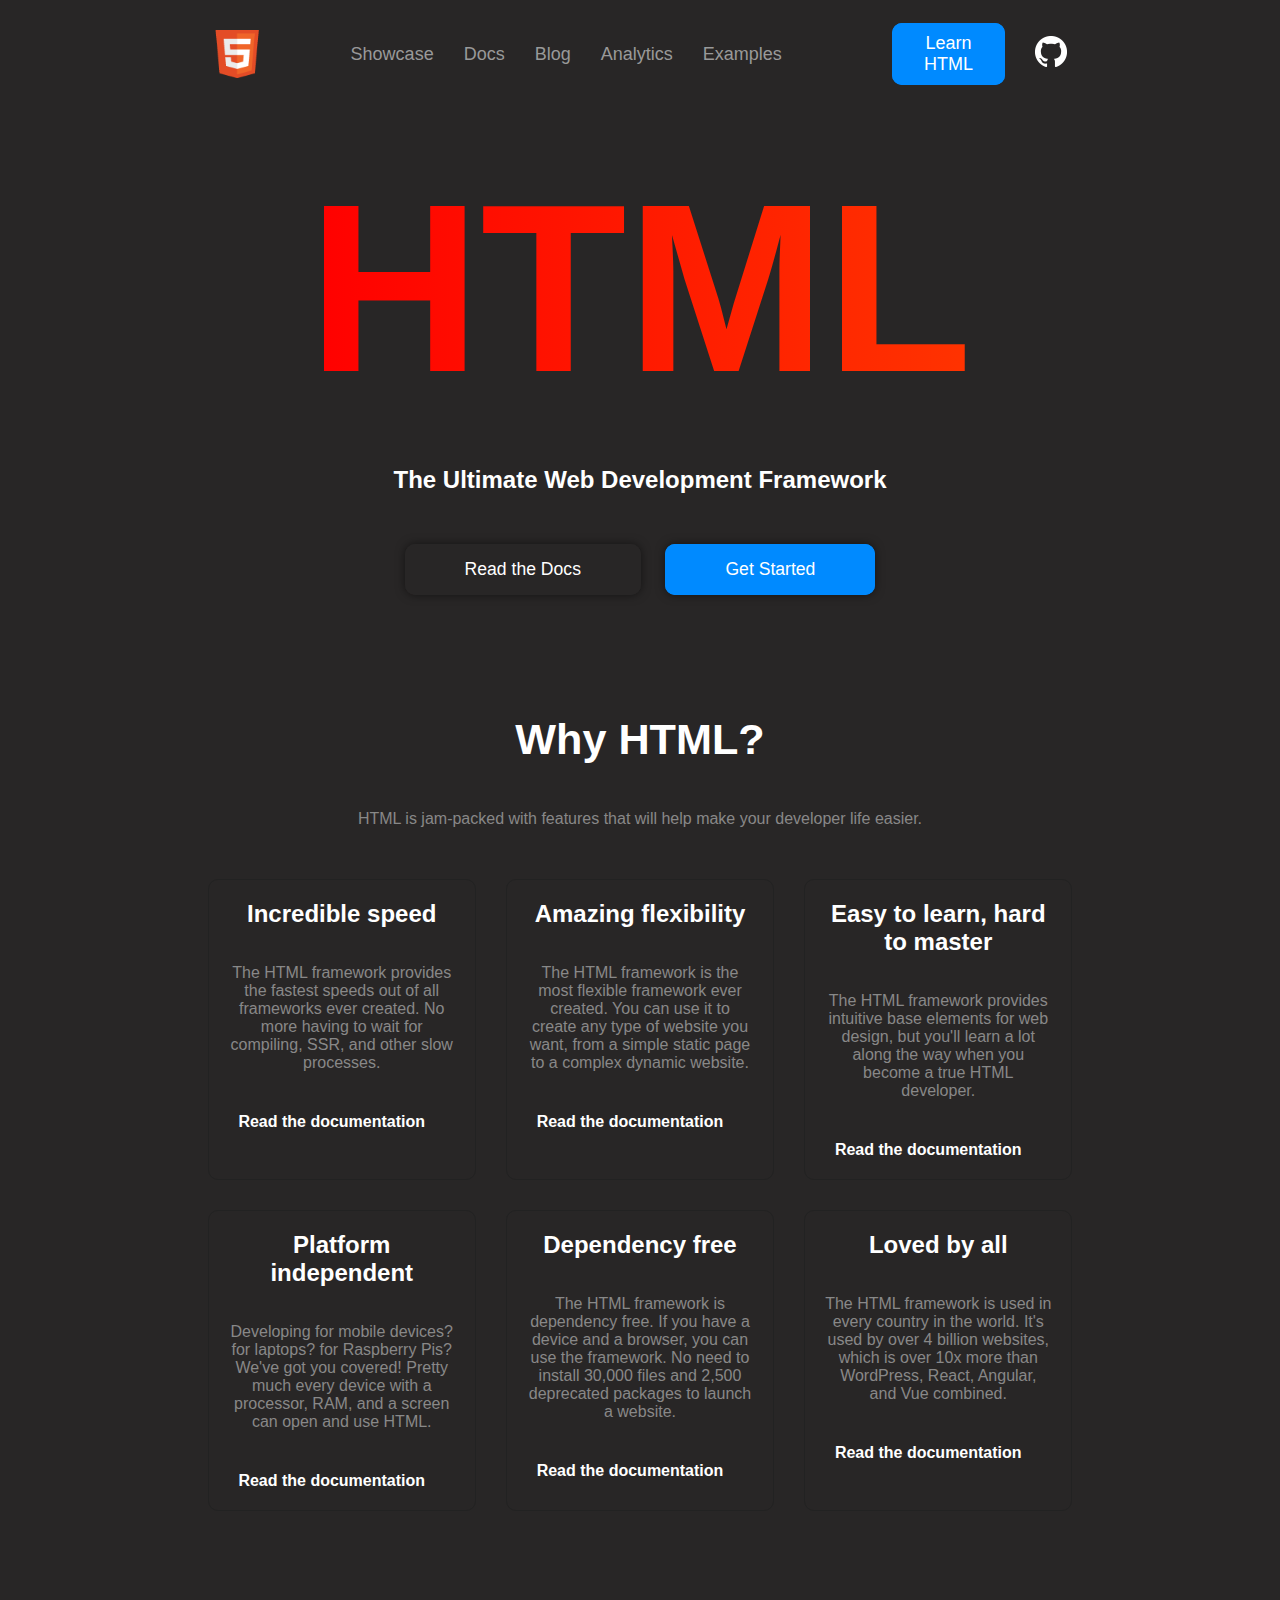
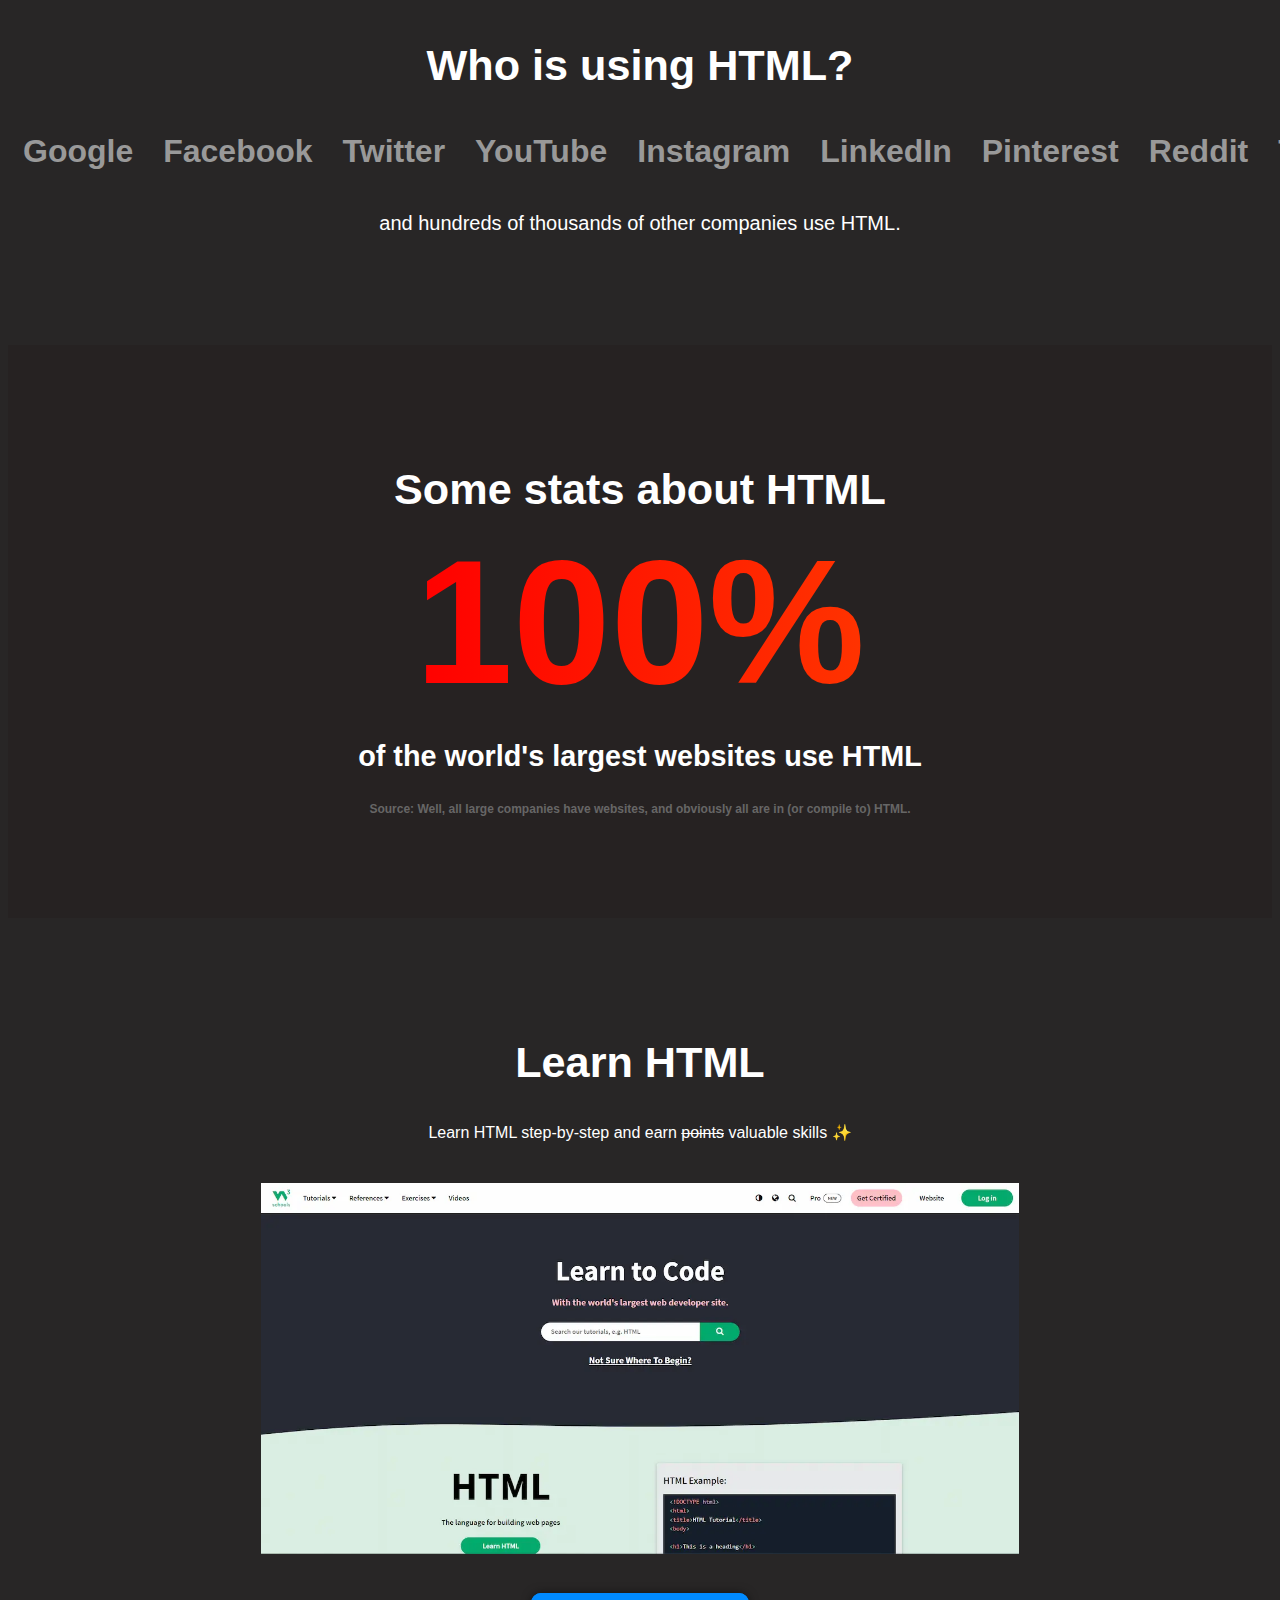
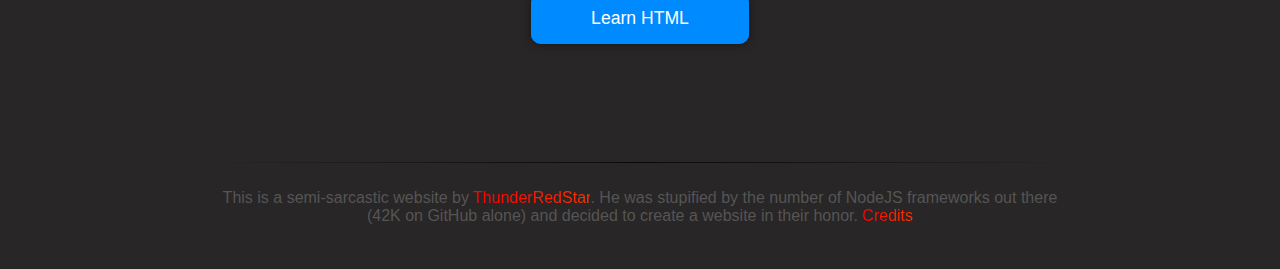
<file: index.html>
<!DOCTYPE html>
<html lang="en">
<head>
    <meta charset="utf-8">
    <meta name="viewport" content="width=device-width, initial-scale=1.0">
    <meta name="description" content="The home page of the HTML Framework">
    <meta name="author" content="ThunderRedStar">
    <link rel="shortcut icon" href="img/html5/html5-badge.png">
    <meta name="theme-color" content="#FF8800">
    <meta name="og:title" content="HTML – The Ultimate Web Framework">
    <meta name="og:description" content="The home page of the HTML Framework">
    <meta name="og:image" content="img/html5/html5-badge.png">
    <meta name="og:url" content="https://thunder-red-star.github.io/html-framework">
    <meta name="og:type" content="website">
    <meta name="twitter:card" content="summary_large_image">
    <meta name="twitter:site" content="@Thunder_RedStar">
    <meta name="twitter:creator" content="@Thunder_RedStar">
    <meta name="twitter:title" content="HTML – The Ultimate Web Framework">
    <meta name="twitter:description" content="The home page of the HTML Framework">
    <meta name="twitter:image" content="img/html5/html5-badge.png">
    <title>HTML – The Ultimate Web Framework</title>
    <link rel="stylesheet" href="css/inter.css">
    <link rel="stylesheet" href="css/main.css">
    <link rel="stylesheet" href="css/navbar.css">
    <link rel="stylesheet" href="css/scrollbar.css">
    <link rel="stylesheet" href="css/glow.css" defer>
    <link rel="stylesheet" href="css/cards.css" defer>
    <link rel="stylesheet" href="css/footer.css" defer>
    <link rel="stylesheet" href="css/stats.css" defer>
    <link rel="stylesheet" href="css/marquee.css" defer>
    <link rel="stylesheet" href="css/buttons.css" defer>
    <link rel="stylesheet" href="css/learn.css" defer>
</head>
<body class="root">
<div class="navbar">
    <div class="navbar-container">
        <div class="navbar-nav">
            <ul class="nav-list">
                <li class="navbar-brand">
                    <a href="index.html">
                        <img src="img/html5/html5-badge.png" class="navbar-img" alt="HTML5 Badge">
                    </a>
                </li>
                <li><a href="https://gloutir.com/">Showcase</a></li>
                <li><a href="https://html.spec.whatwg.org/">Docs</a></li>
                <li><a href="https://blog.whatwg.org/">Blog</a></li>
                <li><a href="https://cambridgeanalytica.org/">Analytics</a></li>
                <li><a href="https://www.w3schools.com/html/html_examples.asp">Examples</a></li>
                <li><button class="nav-button button" id="nav-lh">
                    Learn HTML
                </button></li>
                <li><a href="https://github.com/thunder-red-star/html-framework">
                    <img src="img/ico/github.png" alt="GitHub" class="github-icon">
                </a></li>
            </ul>
        </div>
    </div>
</div>
<div class="banner-container">
    <h1 class="title-banner"><span class="glow">HTML</span></h1>
    <h2>The Ultimate Web Development Framework</h2>
    <div class="initial-button-container">
        <button class="button button-secondary" id="read-the-docs">Read the Docs</button>
        <button class="button button-primary" id="get-started">Get Started</button>
    </div>
</div>
<div class="paying-for">
    <h2 class="section-header">Why HTML?</h2>
    <p class="card-content">HTML is jam-packed with features that will help make your developer life easier.</p>
    <div class="paying-for-grid">
        <div class="paying-for-card">
            <h3 class="card-header">Incredible speed</h3>
            <p class="card-content">The HTML framework provides the fastest speeds out of all frameworks ever created.
                No more having to wait for compiling, SSR, and other slow processes.</p>
            <a class="card-link" href="https://w3schools.com/html/html_intro.asp" class="card-link">Read the
                documentation</a>
        </div>
        <div class="paying-for-card">
            <h3 class="card-header">Amazing flexibility</h3>
            <p class="card-content">The HTML framework is the most flexible framework ever created. You can use it to
                create any type of website you want, from a simple static page to a complex dynamic website.</p>
            <a class="card-link" href="https://w3schools.com/html/html_intro.asp" class="card-link">Read the
                documentation</a>
        </div>
        <div class="paying-for-card">
            <h3 class="card-header">Easy to learn, hard to master</h3>
            <p class="card-content">The HTML framework provides intuitive base elements for web design, but you'll learn
                a lot along the way when you become a true HTML developer.</p>
            <a class="card-link" href="https://w3schools.com/html/html_intro.asp" class="card-link">Read the
                documentation</a>
        </div>
        <div class="paying-for-card">
            <h3 class="card-header">Platform independent</h3>
            <p class="card-content">Developing for mobile devices? for laptops? for Raspberry Pis? We've got you
                covered! Pretty much every device with a processor, RAM, and a screen can open and use HTML.</p>
            <a class="card-link" href="https://w3schools.com/html/html_intro.asp" class="card-link">Read the
                documentation</a>
        </div>
        <div class="paying-for-card">
            <h3 class="card-header">Dependency free</h3>
            <p class="card-content">The HTML framework is dependency free. If you have a device and a browser, you can
                use the framework. No need to install 30,000 files and 2,500 deprecated packages to launch a
                website.</p>
            <a class="card-link" href="https://w3schools.com/html/html_intro.asp" class="card-link">Read the
                documentation</a>
        </div>
        <div class="paying-for-card">
            <h3 class="card-header">Loved by all</h3>
            <p class="card-content">The HTML framework is used in every country in the world. It's used by over 4
                billion websites, which is over 10x more than WordPress, React, Angular, and Vue combined.</p>
            <a class="card-link" href="https://w3schools.com/html/html_intro.asp" class="card-link">Read the
                documentation</a>
        </div>
    </div>
</div>
<div class="who-is-using">
    <h3 class="section-header">Who is using HTML?</h3>
    <div class="who-is-using-list" id="marquee">
        <ul class="users-ul">
            <li><a href="https://google.com">Google</a></li>
            <li><a href="https://facebook.com">Facebook</a></li>
            <li><a href="https://twitter.com">Twitter</a></li>
            <li><a href="https://youtube.com">YouTube</a></li>
            <li><a href="https://instagram.com">Instagram</a></li>
            <li><a href="https://linkedin.com">LinkedIn</a></li>
            <li><a href="https://pinterest.com">Pinterest</a></li>
            <li><a href="https://reddit.com">Reddit</a></li>
            <li><a href="https://tumblr.com">Tumblr</a></li>
            <li><a href="https://quora.com">Quora</a></li>
            <li><a href="https://soundcloud.com">SoundCloud</a></li>
            <li><a href="https://github.com">GitHub</a></li>
            <li><a href="https://medium.com">Medium</a></li>
            <li><a href="https://codepen.com">CodePen</a></li>
            <li><a href="https://dribbble.com">Dribbble</a></li>
            <li><a href="https://dev.to">Dev.to</a></li>
            <li><a href="https://stackoverflow.com">StackOverflow</a></li>
            <li><a href="https://spotify.com">Spotify</a></li>
            <li><a href="https://apple.com">Apple</a></li>
            <li><a href="https://microsoft.com">Microsoft</a></li>
            <li><a href="https://intel.com">Intel</a></li>
            <li><a href="https://nvidia.com">NVIDIA</a></li>
            <li><a href="https://amd.com">AMD</a></li>
        </ul>
    </div>
    <p class="who-is-using-note">and hundreds of thousands of other companies use HTML.</p>
</div>
<div class="usage-fact">
    <h3 class="section-header">Some stats about HTML</h3>
    <h1 class="big-number"><span class="glow">100%</span></h1>
    <p class="big-number-text"><span id="100-percent-statistics"></span></p>
    <p class="disclaimer"><span id="100-percent-disclaimer"></span></p>
</div>
<div class="learn-html">
    <h3 class="section-header">Learn HTML</h3>
    <p class="lh-text" data-atropos-offset="5">Learn HTML step-by-step and earn <span
            style="text-decoration: line-through;">points</span> valuable skills ✨</p>
    <img src="img/ss/w3.webp" alt="w3" class="w3-ss" data-atropos-offset="5">
    <button class="button-primary button learn-button" id="learn-html" data-atropos-offset="5">Learn HTML</button>
</div>
<footer class="footer">
    <hr>
    <p class="message">This is a semi-sarcastic website by <a href="https://www.thdr.dev">ThunderRedStar</a>. He was
        stupified by the number of NodeJS frameworks out there (42K on GitHub alone) and decided to create a website in
        their honor. <a href="credits.html">Credits</a></p>
</footer>
<script src="js/100-percent-statistics.js"></script>
<script src="js/button-goto.js"></script>
<script></script>
</body>
</html>
</file>
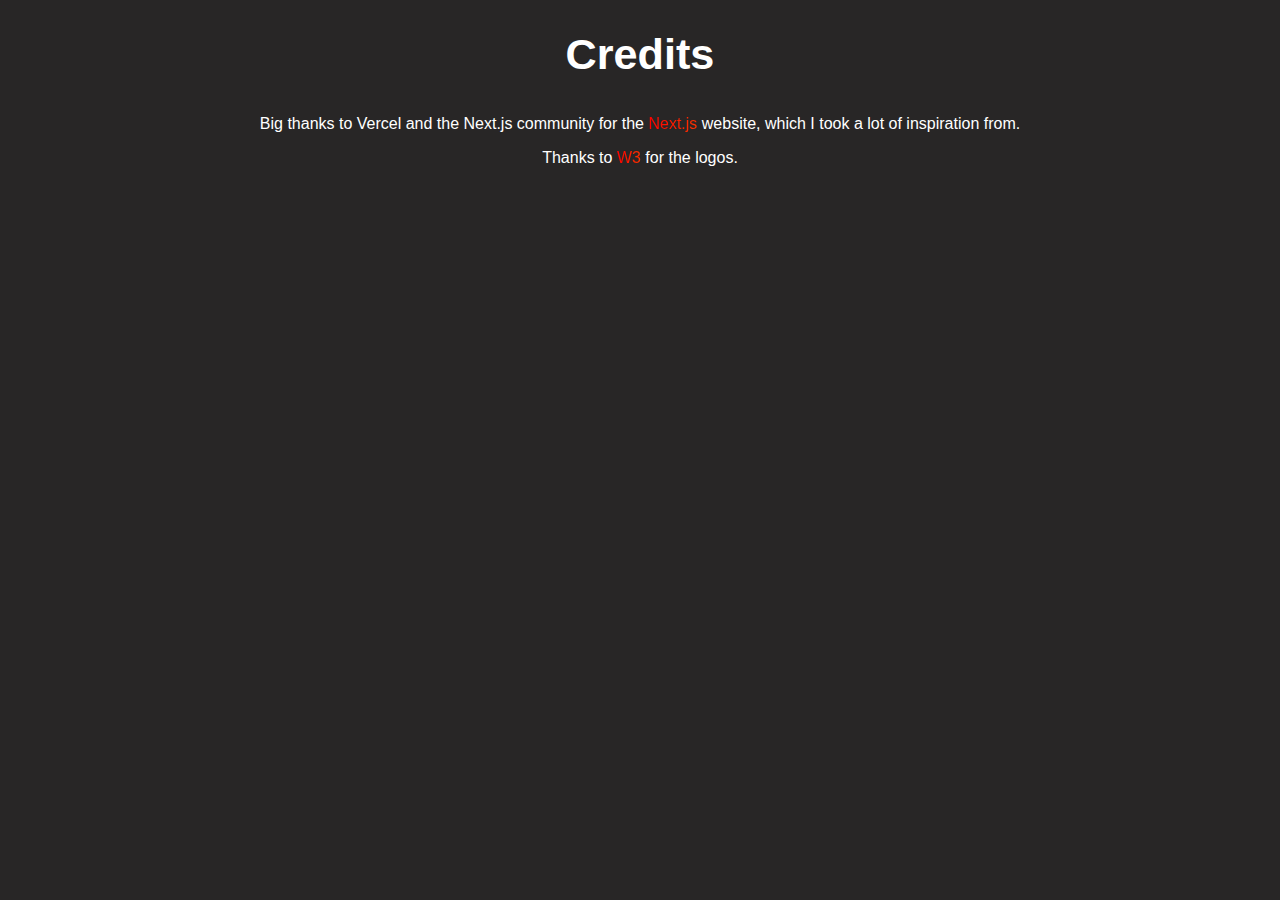
<file: credits.html>
<!DOCTYPE html>
<html lang="en">
<head>
    <meta charset="utf-8">
    <meta name="viewport" content="width=device-width, initial-scale=1.0">
    <meta name="description" content="HTML Framework Credits">
    <meta name="author" content="ThunderRedStar">
    <link rel="shortcut icon" href="img/html5/html5-badge.png">
    <meta name="theme-color" content="#FF8800">
    <meta name="og:title" content="HTML – The Ultimate Web Framework">
    <meta name="og:description" content="HTML Framework Credits">
    <meta name="og:image" content="https://thunder-red-star.github.io/img/html5/html5-badge.png">
    <meta name="og:url" content="https://thunder-red-star.github.io/html-framework">
    <meta name="og:type" content="website">
    <meta name="twitter:card" content="summary_large_image">
    <meta name="twitter:site" content="@Thunder_RedStar">
    <meta name="twitter:creator" content="@Thunder_RedStar">
    <meta name="twitter:title" content="HTML – The Ultimate Web Framework">
    <meta name="twitter:description" content="HTML Framework Credits">
    <meta name="twitter:image" content="img/html5/html5-badge.png">
    <title>Credits</title>
    <link rel="stylesheet" href="css/inter.css">
    <link rel="stylesheet" href="css/main.css">
    <link rel="stylesheet" href="css/navbar.css">
    <link rel="stylesheet" href="css/scrollbar.css">
    <link rel="stylesheet" href="css/glow.css" defer>
    <link rel="stylesheet" href="css/cards.css" defer>
    <link rel="stylesheet" href="css/footer.css" defer>
    <link rel="stylesheet" href="css/stats.css" defer>
    <link rel="stylesheet" href="css/marquee.css" defer>
    <link rel="stylesheet" href="css/buttons.css" defer>
    <link rel="stylesheet" href="css/learn.css" defer>
    <link rel="stylesheet" href="css/credits.css" defer>
</head>
<body class="root">
<h1 class="section-header">Credits</h1>
<p class="lh-text">Big thanks to Vercel and the Next.js community for the <a href="https://nextjs.org">Next.js</a> website, which I took a lot of inspiration from.</p>
<p class="lh-text">Thanks to <a href="https://www.w3.org/">W3</a> for the logos.</p>
</body>
</html>
</file>
<file: css/inter.css>
@font-face {
  font-family: 'Inter';
  font-style: normal;
  src('font/Inter.ttf') format('truetype');
}
</file>
<file: css/main.css>
.root {
  font-family: 'Inter', sans-serif;
  background-color: #282626;
  box-sizing:border-box;
  overflow-x: hidden;
  overflow-y: scroll;
  align-items: center;
  justify-content: center;
  text-align: center;
}

.title-banner {
  padding: 20px;
  text-align: center;
  font-family: 'Inter', "Helvetica Neue", Helvetica, Arial, sans-serif;
  font-weight: 900;
  font-size: calc(60px + 14vw);
  min-font-size: 50px;
  margin: 10px 0 10px 0;
}

.banner-container {
  align-items: center;
  text-align: center;
  align-content: center;
  color: #fff;
  padding: 20px;
  margin-bottom: 50px;
}

.section-header {
  padding: 20px;
  text-align: center;
  font-family: 'Inter', "Helvetica Neue", Helvetica, Arial, sans-serif;
  font-weight: 900;
  color: #fff;
  font-size: calc(24px + 1.5vw);
  margin: 10px 0 0px 0;
  min-font-size: 24px;
}

.initial-button-container {
  align-items: center;
  padding: 20px;
  text-align: center;
  align-content: center;
  color: #fff;
}

.usage-fact {
  padding: 10vh;
  text-align: center;
  font-family: 'Inter', "Helvetica Neue", Helvetica, Arial, sans-serif;
  font-weight: 900;
  color: #fff;
}

hr {
  border: 0;
  height: 1px;
  background-image: linear-gradient(to right, rgba(0, 0, 0, 0), rgba(0, 0, 0, 0.75), rgba(0, 0, 0, 0));
}
</file>
<file: css/navbar.css>
.navbar {
  background-color: #282626;
  overflow: hidden;
  position: sticky;
  top: 0;
  width: 100%;
  z-index: 1;
  text-align: center;
  align-items: center;
}

.navbar-container {
  min-width: 500px;
  width: 70%;
  margin: 0 auto;
}

.navbar-nav {

}

.navbar-brand {
  float: left;
  padding: 15px 15px;
  font-size: 20px;
  line-height: 20px;
  height: 48px;
  margin-right: 50px;
}

.navbar-img {
  width: 48px;
  height: 48px;
  margin-right: 10px;
}

.nav-list {
  display: flex;
  list-style-type:none;
  width:100%;
  flex-direction: row;
  align-items: center;
  justify-content: space-between;
  padding-left: 0;
  padding-right: 0;
  margin: 0;
}

.nav-list li {
  display: inline-block;
  padding: 15px 15px;
  font-size: 18px;
  line-height: 20px;
}

.nav-list li a {
  text-decoration: none;
  color: #999;
}

.nav-list li a:hover {
  background: linear-gradient(to right, #ff0000, #ffff00, #ff0000);
  -webkit-background-clip: text !important;
  transition: all 0.25s ease-in-out;
  color: transparent;
  width: calc(100% - 20px);
  animation: glowing 100s linear infinite;
  background-size: 1000%
}

.nav-button {
  float: right;
  padding: 10px 20px;
  margin-left: 80px;
  background-color: #008aff;
  color: #fff;
  border-radius: 5px;
  border: none;
  font-size: 18px;
  font-family: 'Inter', "Helvetica Neue", Helvetica, Arial, sans-serif !important;
}

.nav-button:after {
  background-color: #008aff;
}

.github-icon {
  width: 32px;
  height: 32px;
  padding-left: 0;
}
</file>
<file: css/scrollbar.css>
.root::-webkit-scrollbar {
  width: 5px;
  background: #888888;
}

.root::-webkit-scrollbar-thumb {
    border-radius: 5px;
    background-color: #ff8800;
    transition: all 0.25s ease-in-out;
    width: calc(100% - 20px);
    animation: glowing 5s linear infinite;
}
@keyframes glowing {
    0% { background-color: #ff0000; }
    100% { background-color: #ffff00; }
}
</file>
<file: css/glow.css>
.glow {
    background: linear-gradient(to right, #ff0000, #ffff00, #ff0000);
    -webkit-background-clip: text !important;
    transition: all 0.25s ease-in-out;
    color: transparent;
    width: calc(100% - 20px);
    animation: glowing 100s linear infinite;
    background-size: 1000%
}
@keyframes glowing {
    0% { background-position: 0 0; }
    100% { background-position: 1000% 0; }
}
</file>
<file: css/cards.css>
.card-header {
    color: #fff;
    font-size: 1.5em;
    font-weight: bold;
    padding: 10px;
    margin: 0;
}

.card-content {
    padding: 10px;
    padding-bottom: 25px !important;
    color: #888;
}

.card-link {
    color: #fff;
    font-weight: bold;
    padding: 10px;
    text-decoration: none;
    transition: all 0.5s ease-in-out;
    margin-bottom: 10px;
}

.card-link:after {
    content: "";
    padding: 10px;
    width: 0px !important;
    transition: all 0.5s ease-in-out;
}

.card-link:hover {
    background: linear-gradient(to right, #ff0000, #ffff00, #ff0000);
    -webkit-background-clip: text !important;
    transition: all 0.25s ease-in-out;
    color: transparent;
    width: calc(100% - 20px);
    animation: glowing 100s linear infinite;
    background-size: 1000%
}

.card-link:hover:after {
    content: "->";
    width: 100%;
}

.paying-for-card {
    background-color: #282626;
    border-color: #222222;
    border-width: 1px;
    border-style: solid;
    border-radius: 10px;
    margin: 10px;
    padding: 10px;
    transition: all 0.25s ease-in-out;
    padding-bottom: 20px;
}

.paying-for-card:hover {
    border-color: #282626;
    box-shadow: 0px 0px 10px rgba(0,0,0,0.5);
}

/* We want to have three columns in our grid, but if the device is too small, we want to show them in two or one column. */
@media (max-width: 600px) {
    .paying-for-grid {
        display: grid;
        grid-template-columns: 1fr;
        grid-gap: 10px;
        margin: 10px;
        width: 70%;
    }
}

@media (min-width: 600px) and (max-width: 1000px) {
    .paying-for-grid {
        display: grid;
        grid-template-columns: 1fr 1fr;
        grid-gap: 10px;
        margin: 10px;
        width: 70%;
    }
}

@media (min-width: 1000px) {
    .paying-for-grid {
        display: grid;
        grid-template-columns: 1fr 1fr 1fr;
        grid-gap: 10px;
        width: 70%;
    }
}

.paying-for-grid {
    margin: 0 auto;
}

.paying-for {
    text-align: center;
    align-items: center;
    align: center;
    justify-content: center;
}
</file>
<file: css/footer.css>
.footer {
  padding: 10px;
  text-align: center;
  width: 70%;
  min-width: 500px;
  margin: 0 auto;
}

.message {
  padding: 10px;
  text-align: center;
  color: #555;
}

.footer a{
  background: linear-gradient(to right, #ff0000, #ffff00, #ff0000);
  -webkit-background-clip: text !important;
  transition: all 0.25s ease-in-out;
  color: transparent;
  width: calc(100% - 20px);
  animation: glowing 100s linear infinite;
  background-size: 1000%;
  text-decoration: none;
}
</file>
<file: css/stats.css>
.big-number {
  font-size: calc(48px + 10vw);
  min-font-size: 40px !important;
  font-weight: bold;
  line-height: 1;
  margin-block-start: 0;
  margin-block-end: 0;
}

.disclaimer {
  font-size: 12px;
  color: #666;
  margin-top: 10px;
}

.big-number-text {
  font-weight: bold;
  line-height: 1.2;
  color: #fff;
  transition: opacity 0.25s ease-in-out;
  font-size: calc(16px + 1vw);
}

.usage-fact {
  background-color: #262222;
}
</file>
<file: css/marquee.css>
/* Marquee CSS */
/* The goal of this CSS is to have multiple links that scroll in a marquee fashion. */
/* The marquee is a scrolling area that is created by wrapping a set of links in a div. */

.who-is-using-list {
  display: flex;
  list-style-type: none;
  flex-direction: row;
  align-items: center;
  justify-content: space-between;
  padding-left: 0;
  padding-right: 0;
  width: 200%;
  overflow: hidden;
  animation: 120s marquee ease infinite;
}

@keyframes marquee {
  0% {
    transform: translate(0, 0);
  }
  50% {
    transform: translate(-50%, 0);
  }
  100% {
    transform: translate(0, 0);
  }
}

.who-is-using {
  padding: 10vh 0;
}

.users-ul {
  display: flex;
  list-style-type: none;
  width: 100%;
  flex-direction: row;
  align-items: center;
  justify-content: space-between;
  padding-left: 0;
  padding-right: 0;
  list-style-type: none;
}

.users-ul li {
  display: inline-block;
  padding: 15px 15px;
  font-size: 20px;
  line-height: 20px;
  font-weight: bold;
  font-size: 200%;
}

.users-ul li a {
  text-decoration: none;
  color: #999;
}

.users-ul li a:hover {
  background: linear-gradient(to right, #ff0000, #ffff00, #ff0000);
  -webkit-background-clip: text !important;
  transition: all 0.25s ease-in-out;
  color: transparent;
  width: calc(100% - 20px);
  animation: glowing 100s linear infinite;
  background-size: 1000%
}

@keyframes glowing {
  0% { background-position: 0 0; }
  100% { background-position: 1000% 0; }
}

.who-is-using-note {
  font-size: 20px;
  color: #fff;
}
</file>
<file: css/buttons.css>
.button {
  font-family: 'Inter', "Helvetica Neue", Helvetica, Arial, sans-serif;
  outline: none;
  color: #fff;
  cursor: pointer;
  position: relative;
  z-index: 0;
  border-width: 0;
  border-radius: 10px;
  transition: all 0.25s ease-in-out;
}

.button:before {
  content: "";
  background: linear-gradient(to right, #ff0000, #ffff00, #ff0000);
  display: block;
  position: absolute;
  top: -2px;
  left:-2px;
  background-size: 400%;
  z-index: -1;
  filter: blur(5px);
  width: calc(100% + 4px);
  height: calc(100% + 4px);
  animation: glowing 20s linear infinite;
  opacity: 0;
  transition: opacity .3s ease-in-out;
  border-radius: 10px;
}

@keyframes glowing {
  0% { background-position: 0 0; }
  100% { background-position: 1000% 0; }
}

.button:active {
  color: #000
}

.button:active:after {
  background: transparent;
}

.button:hover:before {
  opacity: 1;
}

.button:after {
  z-index: -1;
  content: '';
  position: absolute;
  width: 100%;
  height: 100%;
  left: 0;
  top: 0;
  border-radius: 10px;
}

.button-primary {
  background: #008cff !important;
  color: #fff;
  margin: 10px;
  padding: 15px 60px;
  box-shadow: 0px 0px 10px rgba(0,0,0,0.5) !important;
  font-size: 110%;
}

.button-primary:after {
  background: #008aff;
}

.button-secondary {
  background: #282626 !important;
  margin: 10px;
  padding: 15px 60px;
  color: #fff;
  box-shadow: 0px 0px 10px rgba(0,0,0,0.5) !important;
  font-size: 110%;
}

.button-secondary:after {
  background: #282626;
}
</file>
<file: css/learn.css>
.lh-header {
    z-index: 10;
    font-family: "Inter", "Helvetica Neue", Helvetica, Arial, sans-serif;
    color: #fff;
    font-size: 2vw;
    min-font-size: 30px;
}

.lh-text {
    z-index: 10;
    font-family: "Inter", "Helvetica Neue", Helvetica, Arial, sans-serif;
    color: #fff;
}

.lh-link {
    z-index: 10;
    font-family: "Inter", "Helvetica Neue", Helvetica, Arial, sans-serif;
    color: #fff;
}

.lh-img {
    width: available;
    border-radius: 20px;
}

.learn-html {
    width: 60%;
    min-width: 500px;
    margin: 0 auto;
    background-color: #282626;
    padding: 10vh;
}

.w3-ss {
    width: 100%;
    margin: 15px auto;
    border-radius: 10px;
    padding: 10px 0;
}

.learn-html-content {
    width: 100%;
    background-color: rgba(0, 0, 0, 0.5);
}
</file>
<file: css/credits.css>
a {
    background: linear-gradient(to right, #ff0000, #ffff00, #ff0000);
    -webkit-background-clip: text !important;
    transition: all 0.25s ease-in-out;
    color: transparent;
    width: calc(100% - 20px);
    animation: glowing 100s linear infinite;
    background-size: 1000%;
    text-decoration: none;
}
</file>
